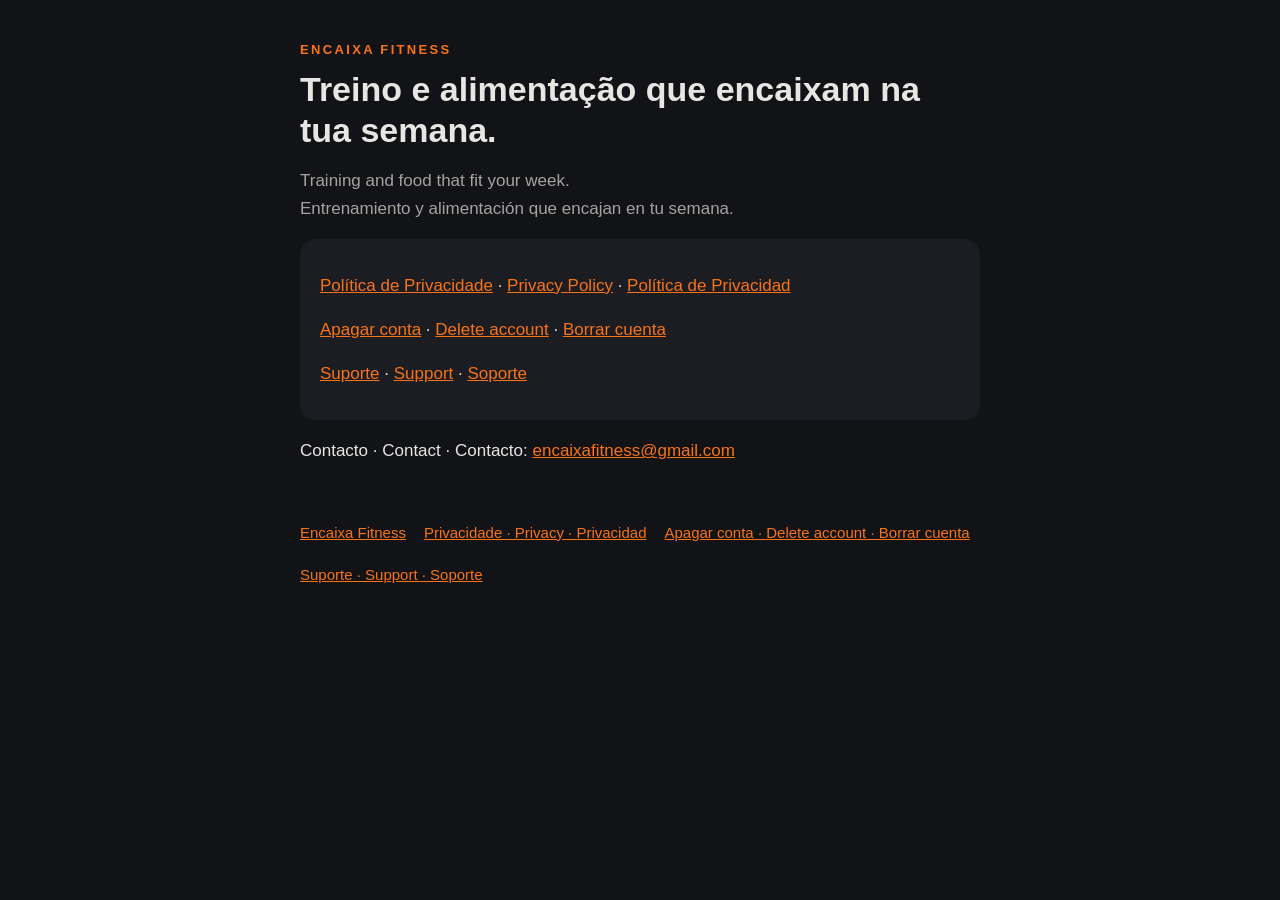
<file: index.html>
<!DOCTYPE html>
<html lang="pt">
<head>
<meta charset="utf-8">
<meta name="viewport" content="width=device-width, initial-scale=1">
<title>Encaixa Fitness — Encaixa Fitness</title>
<link rel="stylesheet" href="style.css">
</head>
<body>
<main>
<div class="eyebrow">Encaixa Fitness</div>
<h1>Treino e alimentação que encaixam na tua semana.</h1>
<p class="muted">Training and food that fit your week.<br>Entrenamiento y alimentación que encajan en tu semana.</p>
<div class="card">
<p><a href="privacy.html">Política de Privacidade</a> · <a href="privacy.html#en">Privacy Policy</a> · <a href="privacy.html#es">Política de Privacidad</a></p>
<p><a href="delete-account.html">Apagar conta</a> · <a href="delete-account.html#en">Delete account</a> · <a href="delete-account.html#es">Borrar cuenta</a></p>
<p><a href="support.html">Suporte</a> · <a href="support.html#en">Support</a> · <a href="support.html#es">Soporte</a></p>
</div>
<p>Contacto · Contact · Contacto: <a href="mailto:encaixafitness@gmail.com">encaixafitness@gmail.com</a></p>
<nav class="foot"><a href="index.html">Encaixa Fitness</a><a href="privacy.html">Privacidade · Privacy · Privacidad</a><a href="delete-account.html">Apagar conta · Delete account · Borrar cuenta</a><a href="support.html">Suporte · Support · Soporte</a></nav>
</main>
</body>
</html>
</file>
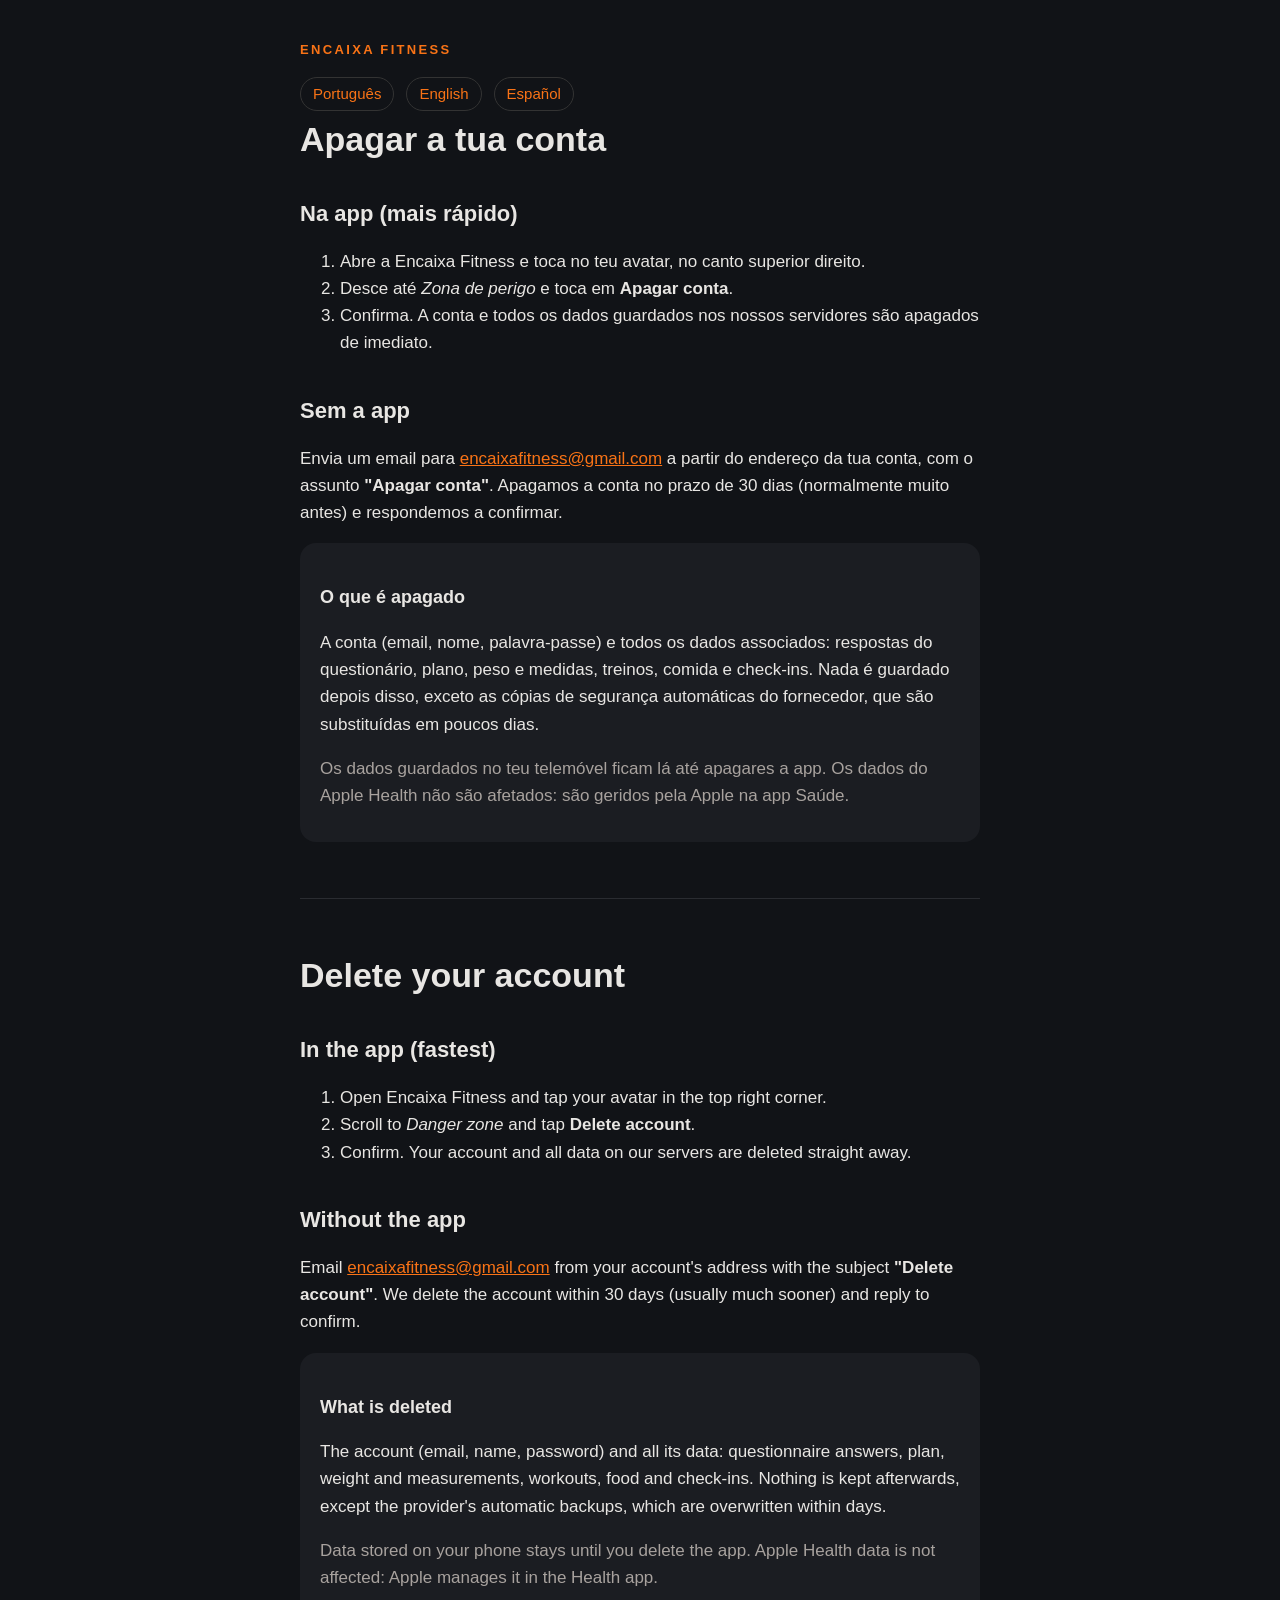
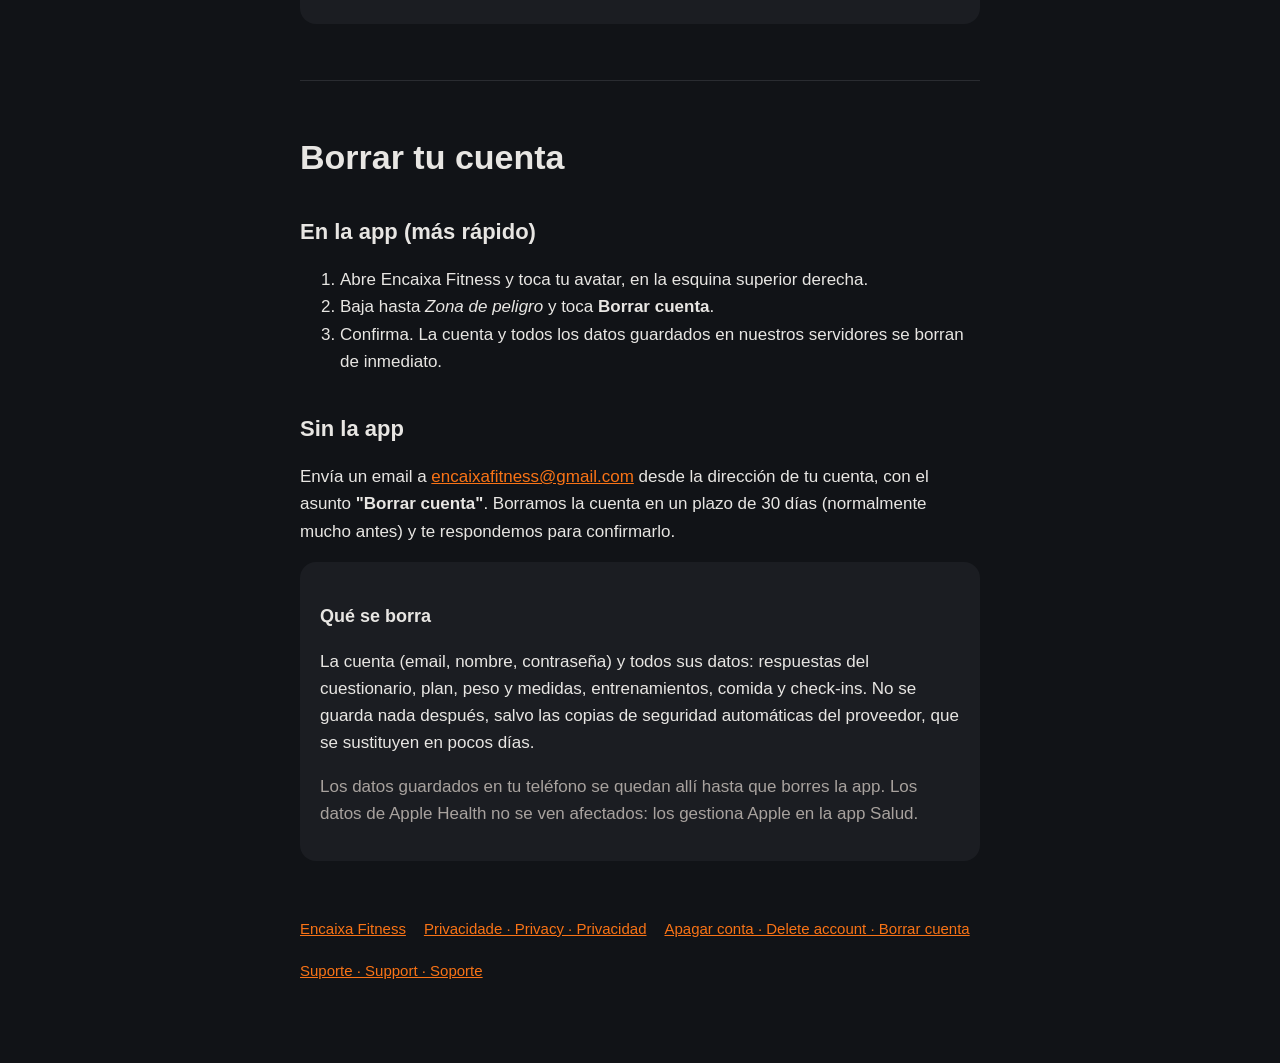
<file: delete-account.html>
<!DOCTYPE html>
<html lang="pt">
<head>
<meta charset="utf-8">
<meta name="viewport" content="width=device-width, initial-scale=1">
<title>Apagar conta · Delete account — Encaixa Fitness</title>
<link rel="stylesheet" href="style.css">
</head>
<body>
<main>
<div class="eyebrow">Encaixa Fitness</div>
<div class="lang"><a href="#pt">Português</a><a href="#en">English</a><a href="#es">Español</a></div>
<section id="pt" lang="pt">
<h1>Apagar a tua conta</h1>
<h2>Na app (mais rápido)</h2>
<ol>
<li>Abre a Encaixa Fitness e toca no teu avatar, no canto superior direito.</li>
<li>Desce até <em>Zona de perigo</em> e toca em <strong>Apagar conta</strong>.</li>
<li>Confirma. A conta e todos os dados guardados nos nossos servidores são apagados de imediato.</li>
</ol>
<h2>Sem a app</h2>
<p>Envia um email para <a href="mailto:encaixafitness@gmail.com">encaixafitness@gmail.com</a> a partir do endereço da tua conta, com o assunto <strong>"Apagar conta"</strong>. Apagamos a conta no prazo de 30 dias (normalmente muito antes) e respondemos a confirmar.</p>
<div class="card">
<h3>O que é apagado</h3>
<p>A conta (email, nome, palavra-passe) e todos os dados associados: respostas do questionário, plano, peso e medidas, treinos, comida e check-ins. Nada é guardado depois disso, exceto as cópias de segurança automáticas do fornecedor, que são substituídas em poucos dias.</p>
<p class="muted">Os dados guardados no teu telemóvel ficam lá até apagares a app. Os dados do Apple Health não são afetados: são geridos pela Apple na app Saúde.</p>
</div>
</section>
<hr>
<section id="en" lang="en">
<h1>Delete your account</h1>
<h2>In the app (fastest)</h2>
<ol>
<li>Open Encaixa Fitness and tap your avatar in the top right corner.</li>
<li>Scroll to <em>Danger zone</em> and tap <strong>Delete account</strong>.</li>
<li>Confirm. Your account and all data on our servers are deleted straight away.</li>
</ol>
<h2>Without the app</h2>
<p>Email <a href="mailto:encaixafitness@gmail.com">encaixafitness@gmail.com</a> from your account's address with the subject <strong>"Delete account"</strong>. We delete the account within 30 days (usually much sooner) and reply to confirm.</p>
<div class="card">
<h3>What is deleted</h3>
<p>The account (email, name, password) and all its data: questionnaire answers, plan, weight and measurements, workouts, food and check-ins. Nothing is kept afterwards, except the provider's automatic backups, which are overwritten within days.</p>
<p class="muted">Data stored on your phone stays until you delete the app. Apple Health data is not affected: Apple manages it in the Health app.</p>
</div>
</section>

<hr>
<section id="es" lang="es">
<h1>Borrar tu cuenta</h1>
<h2>En la app (más rápido)</h2>
<ol>
<li>Abre Encaixa Fitness y toca tu avatar, en la esquina superior derecha.</li>
<li>Baja hasta <em>Zona de peligro</em> y toca <strong>Borrar cuenta</strong>.</li>
<li>Confirma. La cuenta y todos los datos guardados en nuestros servidores se borran de inmediato.</li>
</ol>
<h2>Sin la app</h2>
<p>Envía un email a <a href="mailto:encaixafitness@gmail.com">encaixafitness@gmail.com</a> desde la dirección de tu cuenta, con el asunto <strong>"Borrar cuenta"</strong>. Borramos la cuenta en un plazo de 30 días (normalmente mucho antes) y te respondemos para confirmarlo.</p>
<div class="card">
<h3>Qué se borra</h3>
<p>La cuenta (email, nombre, contraseña) y todos sus datos: respuestas del cuestionario, plan, peso y medidas, entrenamientos, comida y check-ins. No se guarda nada después, salvo las copias de seguridad automáticas del proveedor, que se sustituyen en pocos días.</p>
<p class="muted">Los datos guardados en tu teléfono se quedan allí hasta que borres la app. Los datos de Apple Health no se ven afectados: los gestiona Apple en la app Salud.</p>
</div>
</section>

<nav class="foot"><a href="index.html">Encaixa Fitness</a><a href="privacy.html">Privacidade · Privacy · Privacidad</a><a href="delete-account.html">Apagar conta · Delete account · Borrar cuenta</a><a href="support.html">Suporte · Support · Soporte</a></nav>
</main>
</body>
</html>
</file>
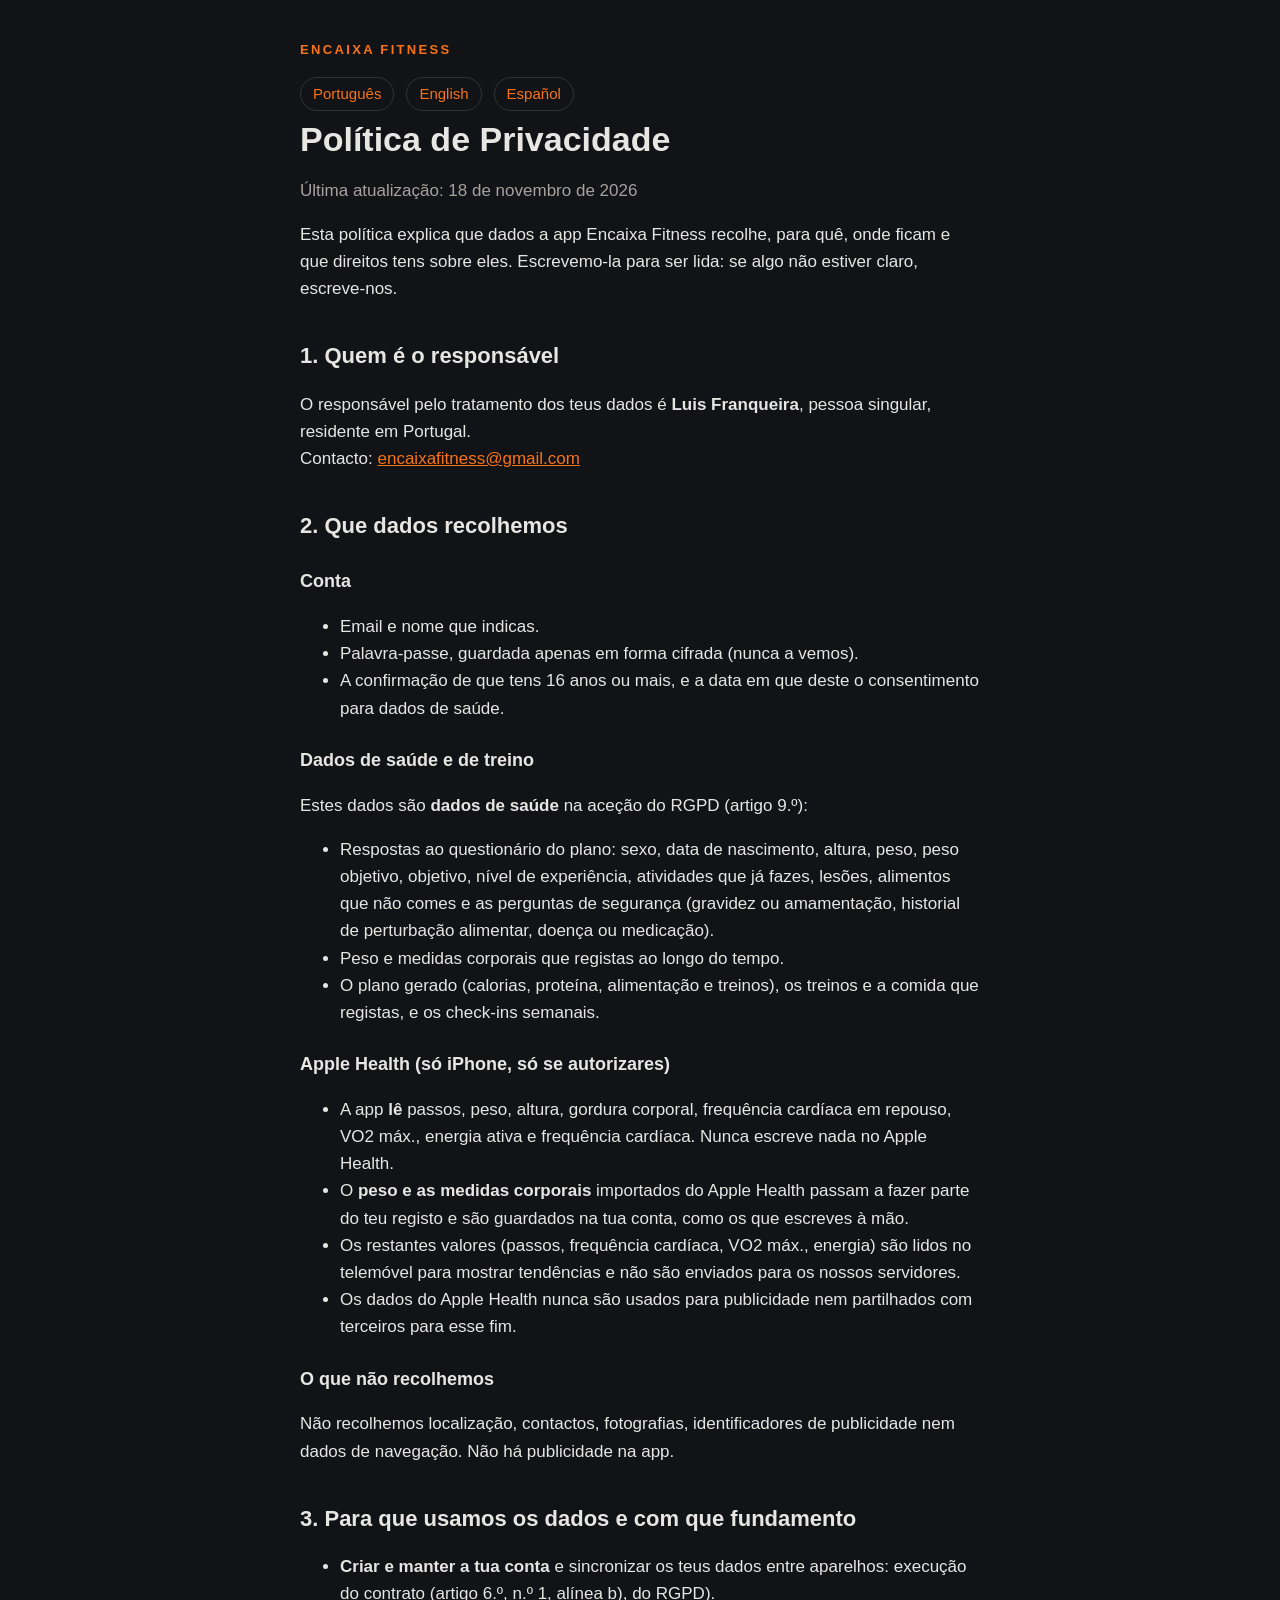
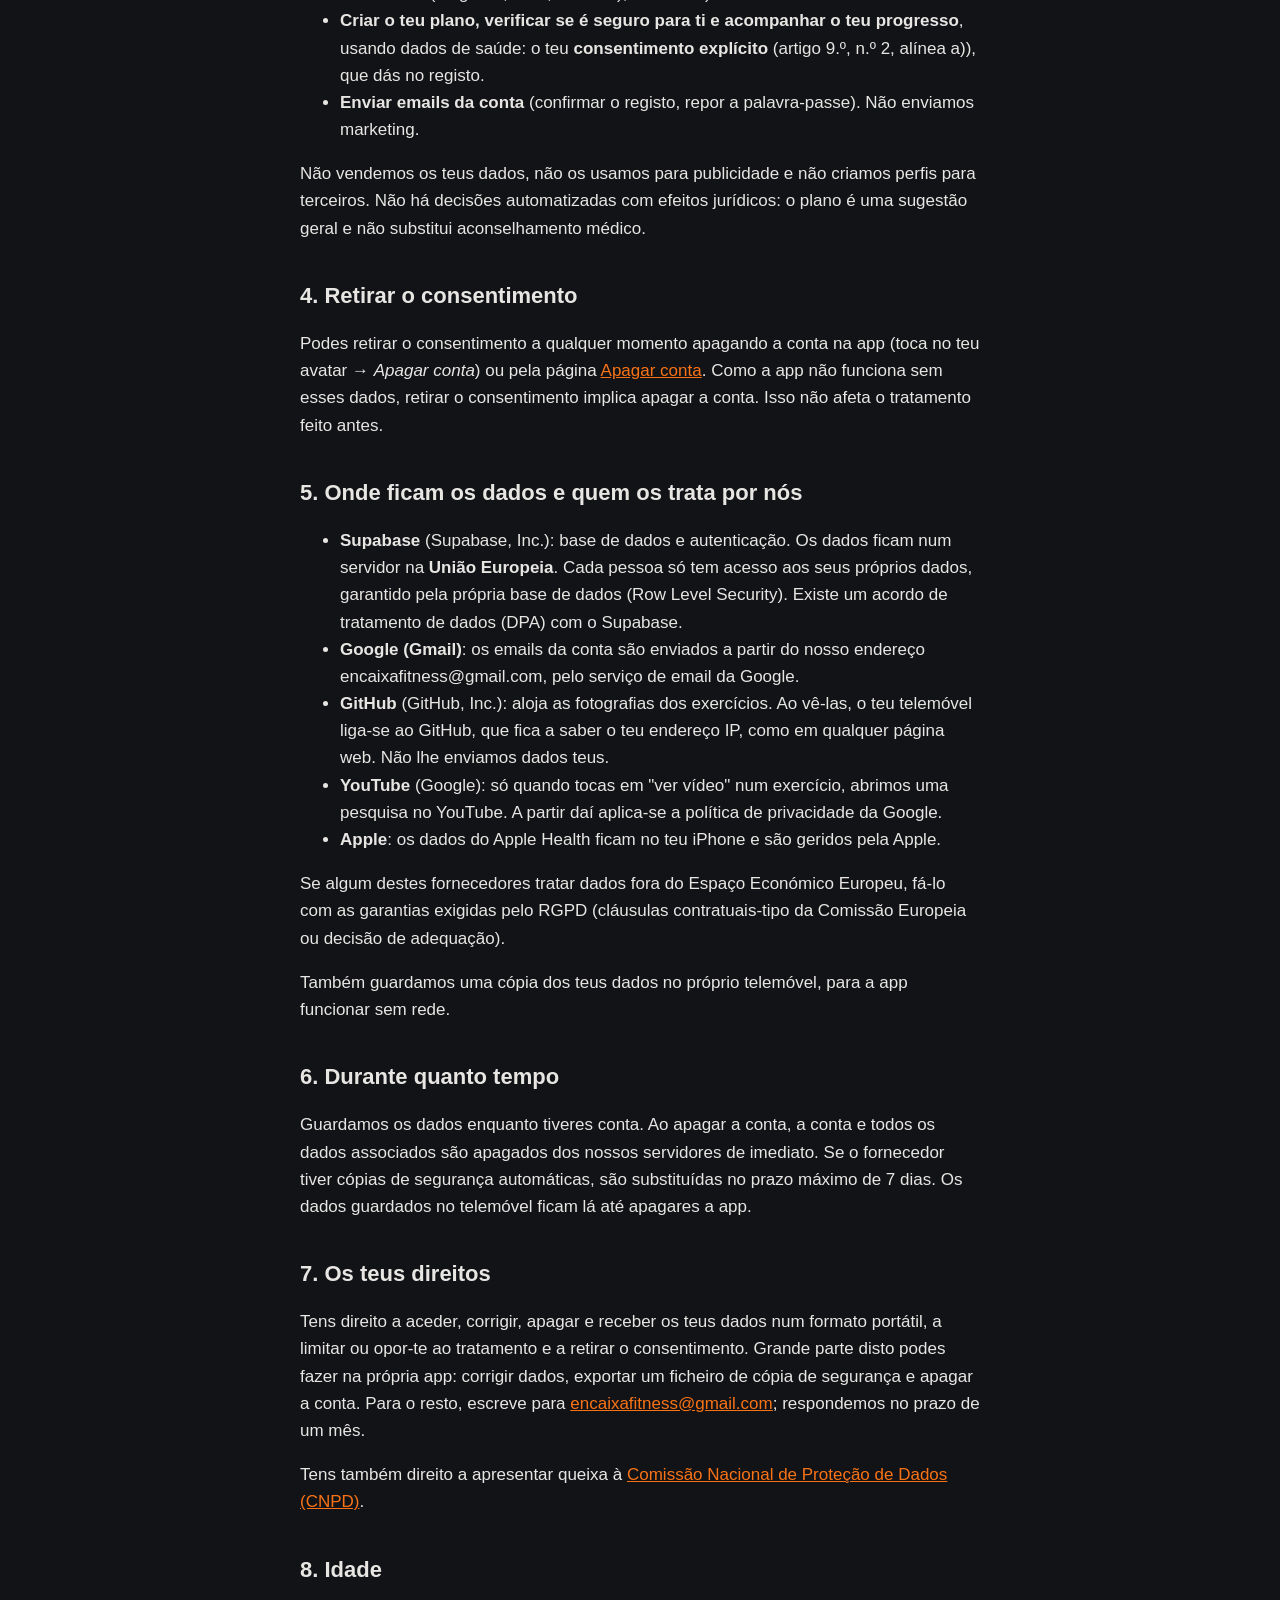
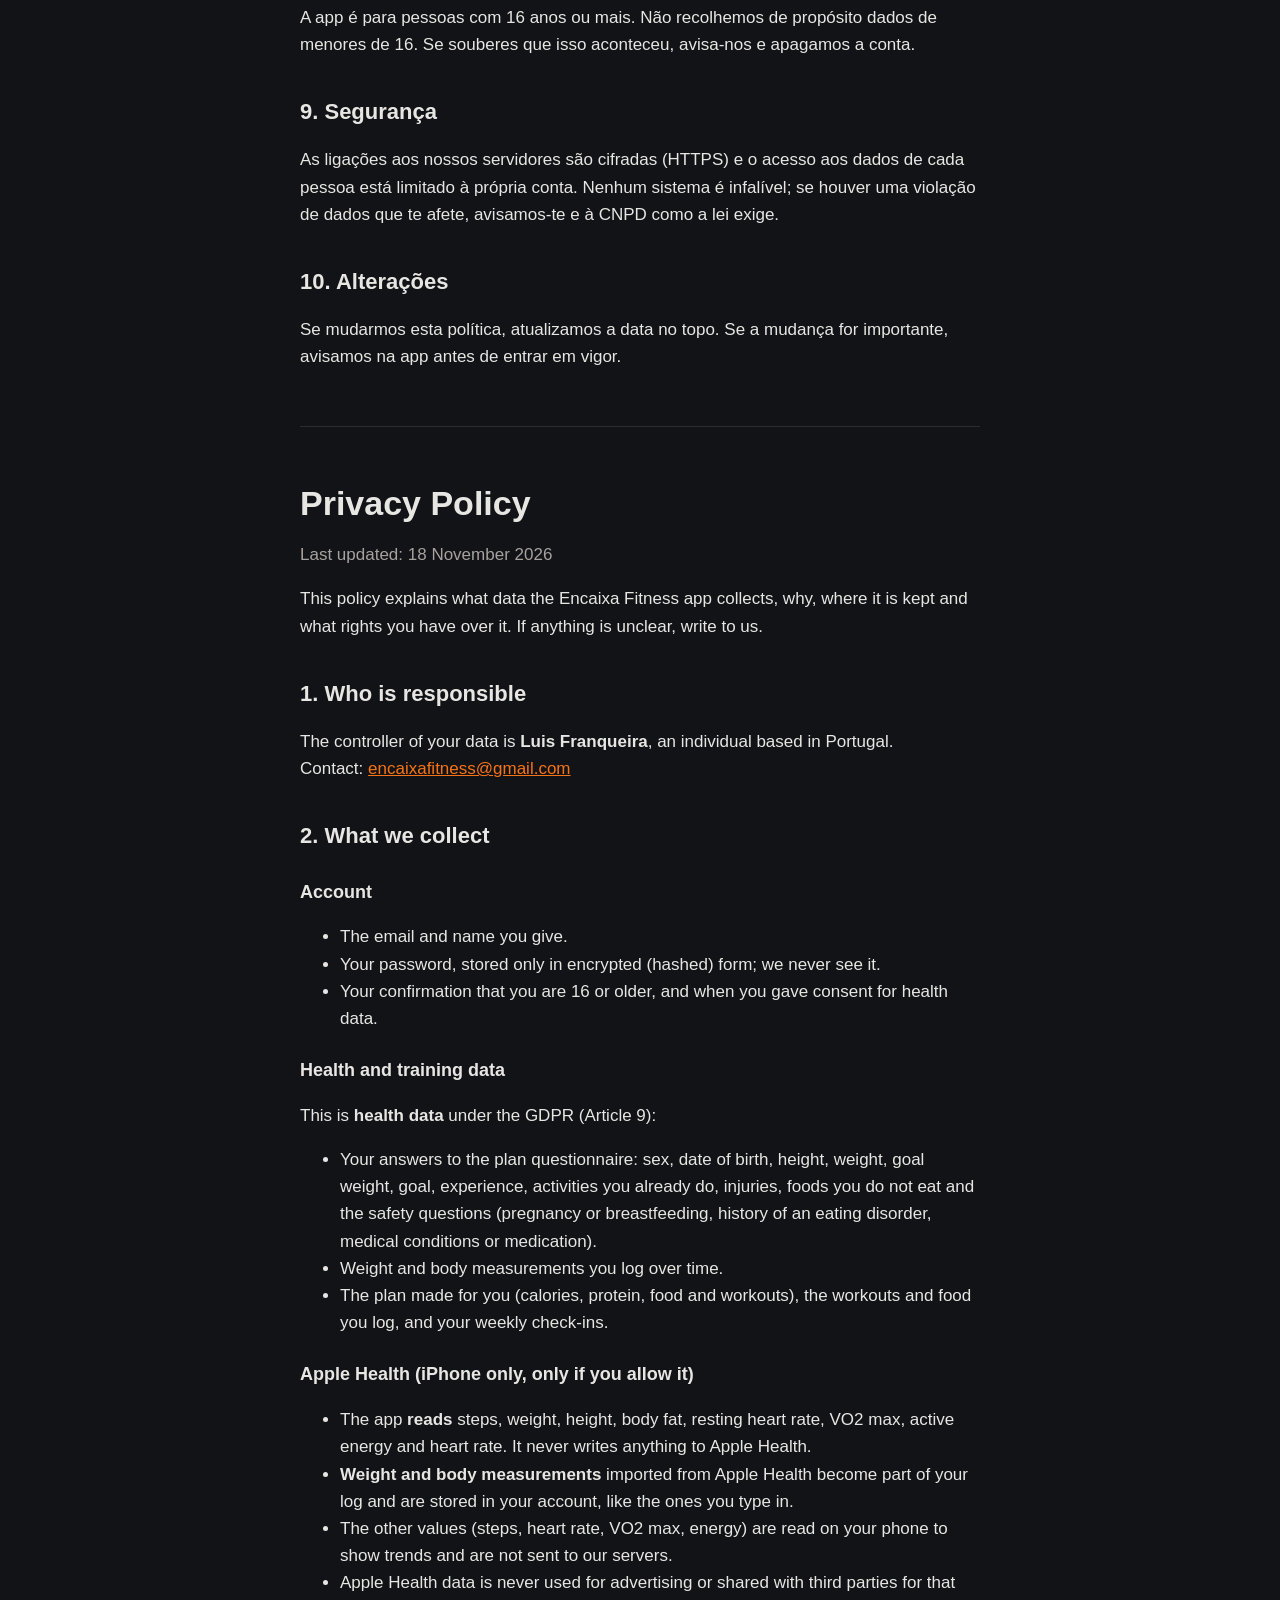
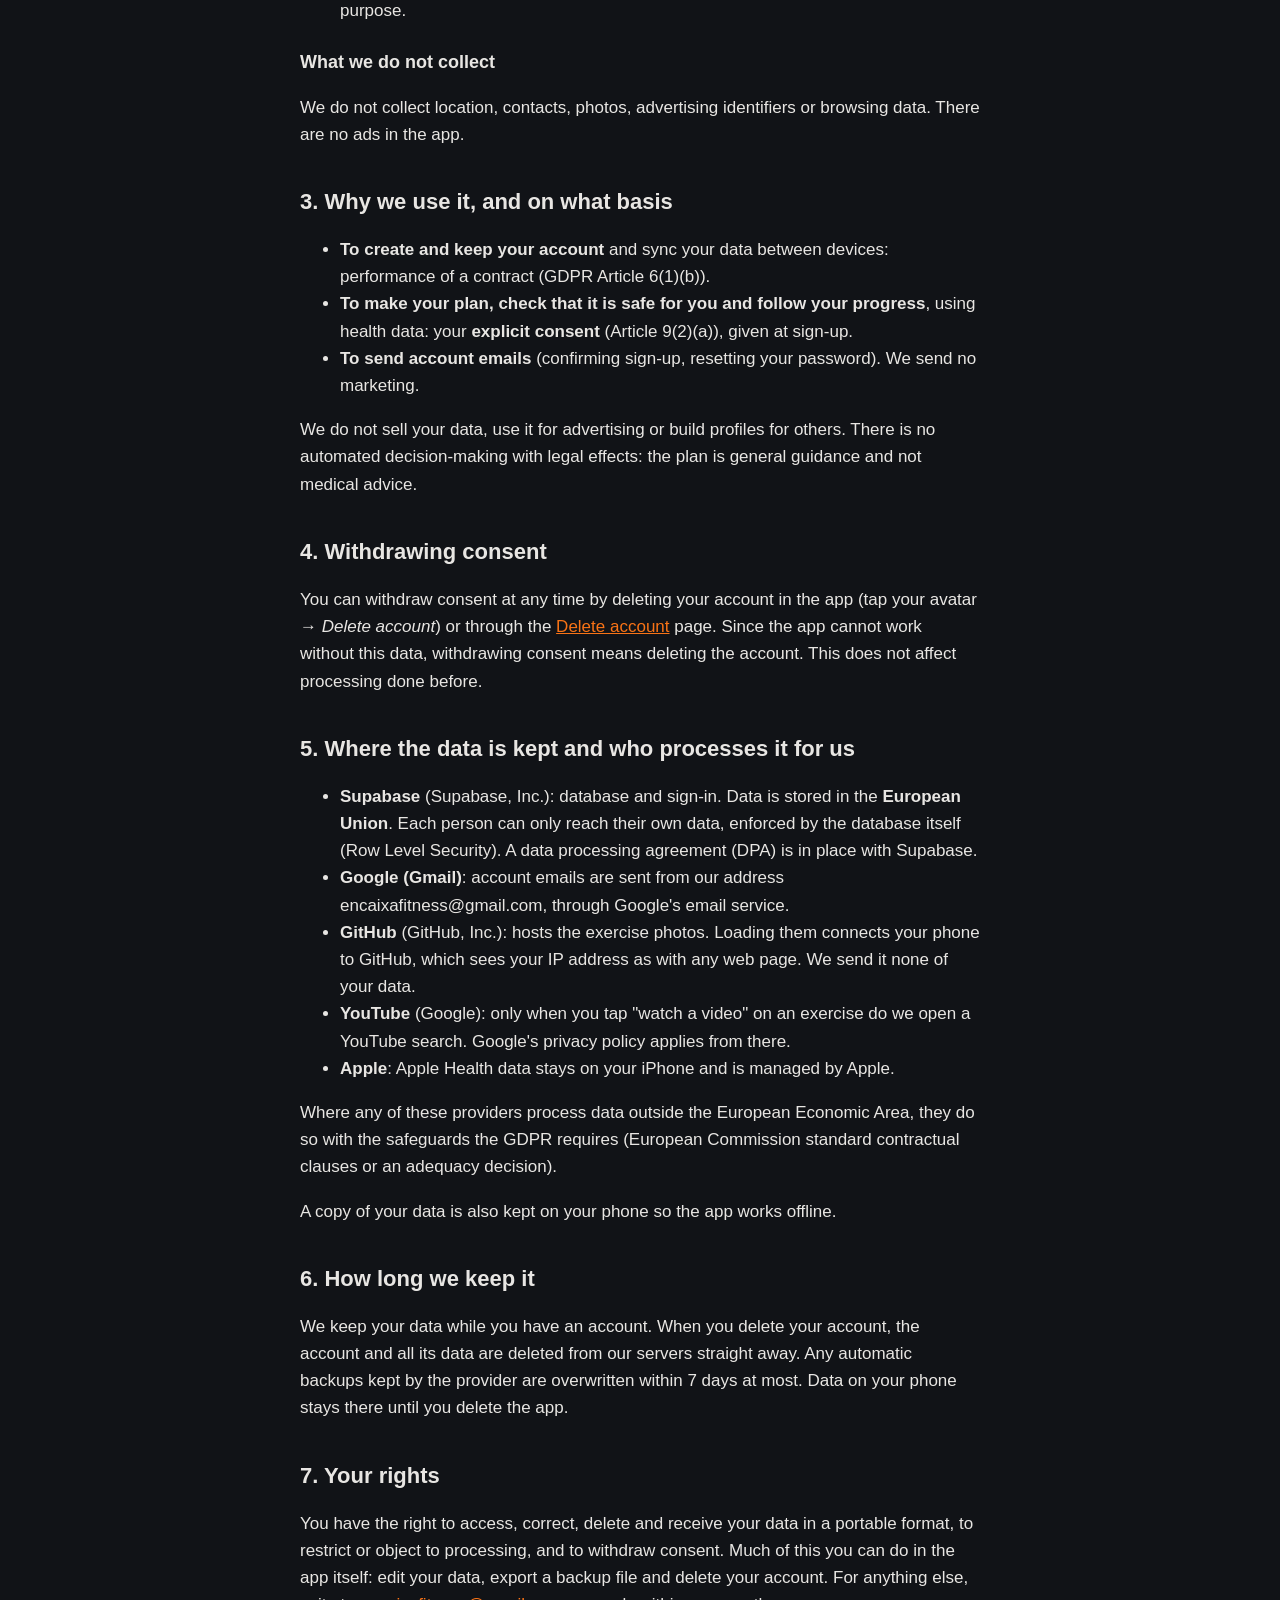
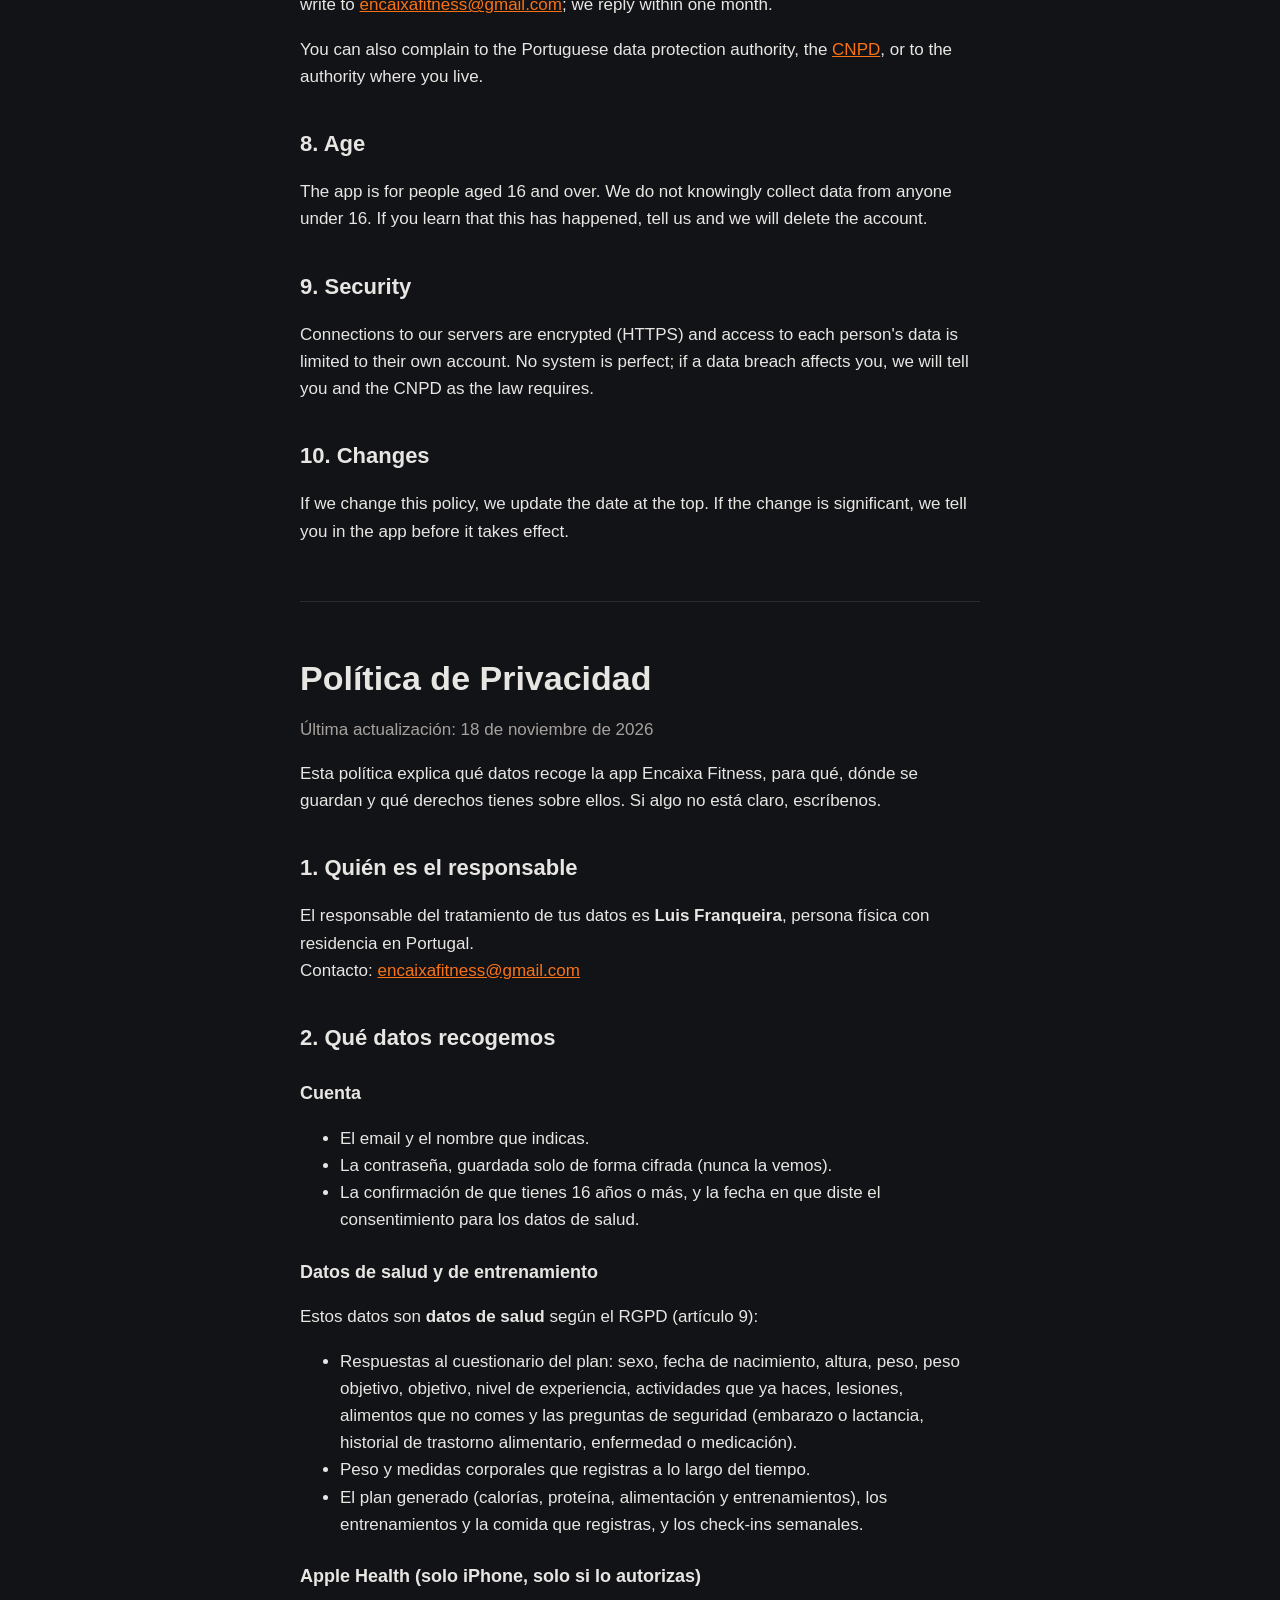
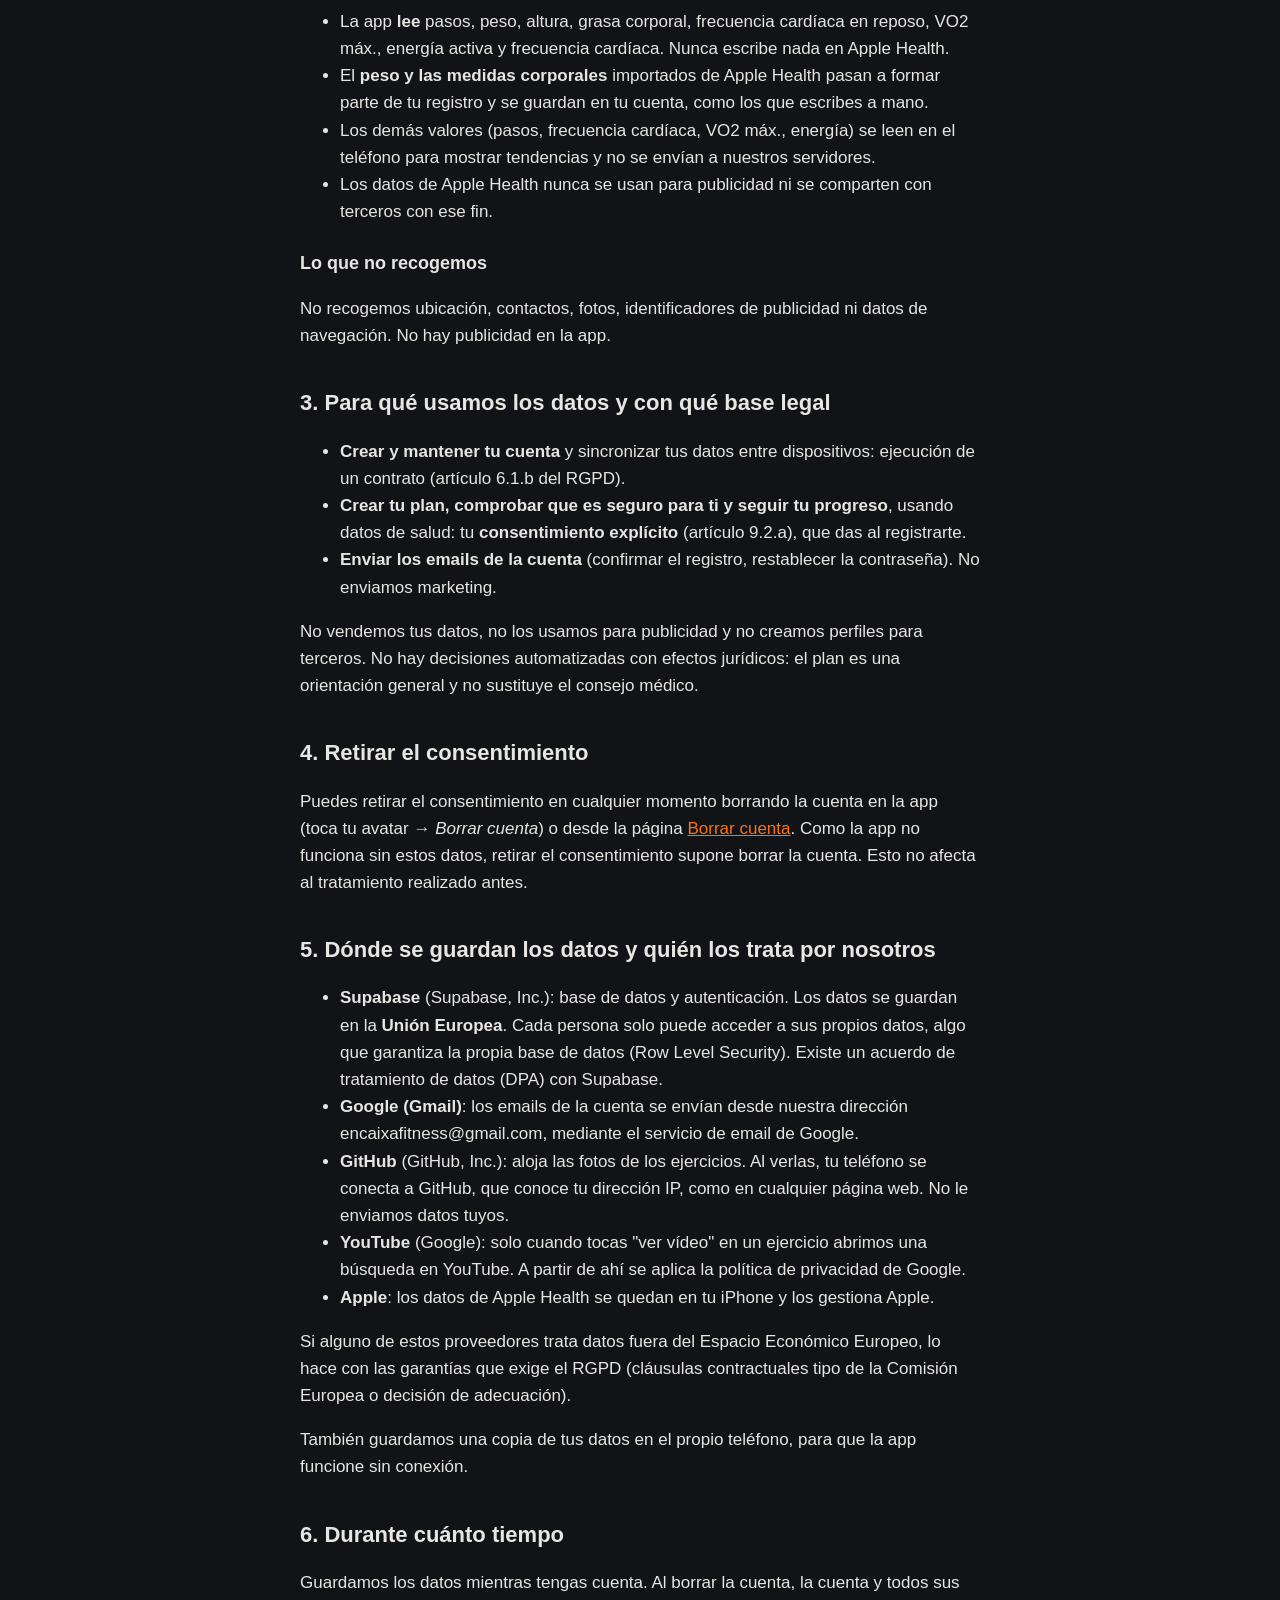
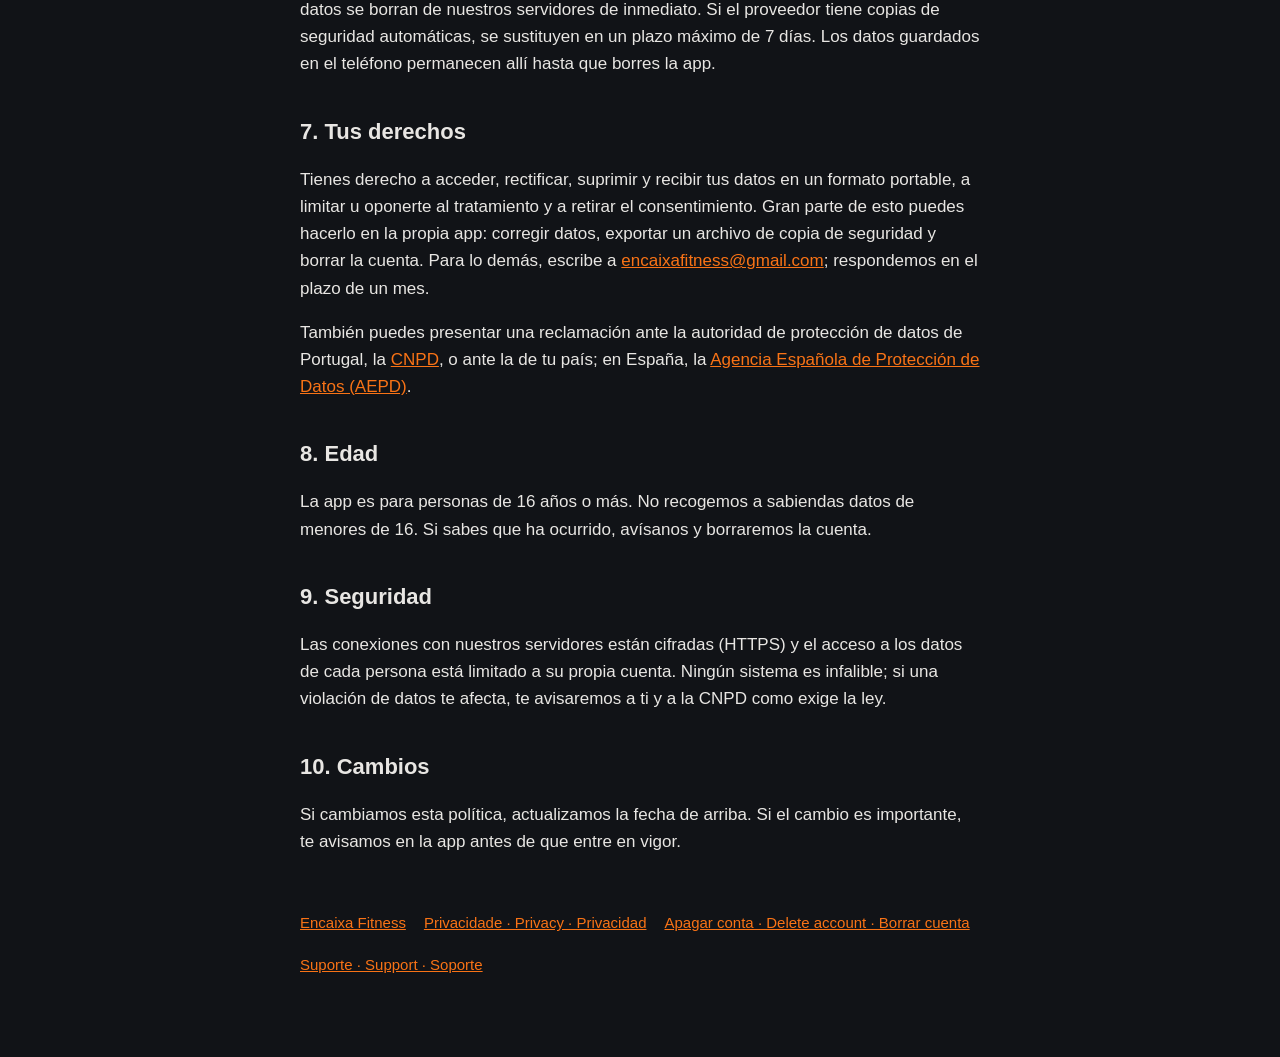
<file: privacy.html>
<!DOCTYPE html>
<html lang="pt">
<head>
<meta charset="utf-8">
<meta name="viewport" content="width=device-width, initial-scale=1">
<title>Política de Privacidade · Privacy Policy — Encaixa Fitness</title>
<link rel="stylesheet" href="style.css">
</head>
<body>
<main>
<div class="eyebrow">Encaixa Fitness</div>
<div class="lang"><a href="#pt">Português</a><a href="#en">English</a><a href="#es">Español</a></div>

<!-- ============================== PORTUGUÊS ============================== -->
<section id="pt" lang="pt">
<h1>Política de Privacidade</h1>
<p class="muted">Última atualização: 18 de novembro de 2026</p>

<p>Esta política explica que dados a app Encaixa Fitness recolhe, para quê, onde ficam e que direitos tens sobre eles. Escrevemo-la para ser lida: se algo não estiver claro, escreve-nos.</p>

<h2>1. Quem é o responsável</h2>
<p>O responsável pelo tratamento dos teus dados é <strong>Luis Franqueira</strong>, pessoa singular, residente em Portugal.<br>
Contacto: <a href="mailto:encaixafitness@gmail.com">encaixafitness@gmail.com</a></p>

<h2>2. Que dados recolhemos</h2>
<h3>Conta</h3>
<ul>
<li>Email e nome que indicas.</li>
<li>Palavra-passe, guardada apenas em forma cifrada (nunca a vemos).</li>
<li>A confirmação de que tens 16 anos ou mais, e a data em que deste o consentimento para dados de saúde.</li>
</ul>
<h3>Dados de saúde e de treino</h3>
<p>Estes dados são <strong>dados de saúde</strong> na aceção do RGPD (artigo 9.º):</p>
<ul>
<li>Respostas ao questionário do plano: sexo, data de nascimento, altura, peso, peso objetivo, objetivo, nível de experiência, atividades que já fazes, lesões, alimentos que não comes e as perguntas de segurança (gravidez ou amamentação, historial de perturbação alimentar, doença ou medicação).</li>
<li>Peso e medidas corporais que registas ao longo do tempo.</li>
<li>O plano gerado (calorias, proteína, alimentação e treinos), os treinos e a comida que registas, e os check-ins semanais.</li>
</ul>
<h3>Apple Health (só iPhone, só se autorizares)</h3>
<ul>
<li>A app <strong>lê</strong> passos, peso, altura, gordura corporal, frequência cardíaca em repouso, VO2 máx., energia ativa e frequência cardíaca. Nunca escreve nada no Apple Health.</li>
<li>O <strong>peso e as medidas corporais</strong> importados do Apple Health passam a fazer parte do teu registo e são guardados na tua conta, como os que escreves à mão.</li>
<li>Os restantes valores (passos, frequência cardíaca, VO2 máx., energia) são lidos no telemóvel para mostrar tendências e não são enviados para os nossos servidores.</li>
<li>Os dados do Apple Health nunca são usados para publicidade nem partilhados com terceiros para esse fim.</li>
</ul>
<h3>O que não recolhemos</h3>
<p>Não recolhemos localização, contactos, fotografias, identificadores de publicidade nem dados de navegação. Não há publicidade na app.</p>

<h2>3. Para que usamos os dados e com que fundamento</h2>
<ul>
<li><strong>Criar e manter a tua conta</strong> e sincronizar os teus dados entre aparelhos: execução do contrato (artigo 6.º, n.º 1, alínea b), do RGPD).</li>
<li><strong>Criar o teu plano, verificar se é seguro para ti e acompanhar o teu progresso</strong>, usando dados de saúde: o teu <strong>consentimento explícito</strong> (artigo 9.º, n.º 2, alínea a)), que dás no registo.</li>
<li><strong>Enviar emails da conta</strong> (confirmar o registo, repor a palavra-passe). Não enviamos marketing.</li>
</ul>
<p>Não vendemos os teus dados, não os usamos para publicidade e não criamos perfis para terceiros. Não há decisões automatizadas com efeitos jurídicos: o plano é uma sugestão geral e não substitui aconselhamento médico.</p>

<h2>4. Retirar o consentimento</h2>
<p>Podes retirar o consentimento a qualquer momento apagando a conta na app (toca no teu avatar → <em>Apagar conta</em>) ou pela página <a href="delete-account.html">Apagar conta</a>. Como a app não funciona sem esses dados, retirar o consentimento implica apagar a conta. Isso não afeta o tratamento feito antes.</p>

<h2>5. Onde ficam os dados e quem os trata por nós</h2>
<ul>
<li><strong>Supabase</strong> (Supabase, Inc.): base de dados e autenticação. Os dados ficam num servidor na <strong>União Europeia</strong>. Cada pessoa só tem acesso aos seus próprios dados, garantido pela própria base de dados (Row Level Security). Existe um acordo de tratamento de dados (DPA) com o Supabase.</li>
<li><strong>Google (Gmail)</strong>: os emails da conta são enviados a partir do nosso endereço encaixafitness@gmail.com, pelo serviço de email da Google.</li>
<li><strong>GitHub</strong> (GitHub, Inc.): aloja as fotografias dos exercícios. Ao vê-las, o teu telemóvel liga-se ao GitHub, que fica a saber o teu endereço IP, como em qualquer página web. Não lhe enviamos dados teus.</li>
<li><strong>YouTube</strong> (Google): só quando tocas em "ver vídeo" num exercício, abrimos uma pesquisa no YouTube. A partir daí aplica-se a política de privacidade da Google.</li>
<li><strong>Apple</strong>: os dados do Apple Health ficam no teu iPhone e são geridos pela Apple.</li>
</ul>
<p>Se algum destes fornecedores tratar dados fora do Espaço Económico Europeu, fá-lo com as garantias exigidas pelo RGPD (cláusulas contratuais-tipo da Comissão Europeia ou decisão de adequação).</p>
<p>Também guardamos uma cópia dos teus dados no próprio telemóvel, para a app funcionar sem rede.</p>

<h2>6. Durante quanto tempo</h2>
<p>Guardamos os dados enquanto tiveres conta. Ao apagar a conta, a conta e todos os dados associados são apagados dos nossos servidores de imediato. Se o fornecedor tiver cópias de segurança automáticas, são substituídas no prazo máximo de 7 dias. Os dados guardados no telemóvel ficam lá até apagares a app.</p>

<h2>7. Os teus direitos</h2>
<p>Tens direito a aceder, corrigir, apagar e receber os teus dados num formato portátil, a limitar ou opor-te ao tratamento e a retirar o consentimento. Grande parte disto podes fazer na própria app: corrigir dados, exportar um ficheiro de cópia de segurança e apagar a conta. Para o resto, escreve para <a href="mailto:encaixafitness@gmail.com">encaixafitness@gmail.com</a>; respondemos no prazo de um mês.</p>
<p>Tens também direito a apresentar queixa à <a href="https://www.cnpd.pt">Comissão Nacional de Proteção de Dados (CNPD)</a>.</p>

<h2>8. Idade</h2>
<p>A app é para pessoas com 16 anos ou mais. Não recolhemos de propósito dados de menores de 16. Se souberes que isso aconteceu, avisa-nos e apagamos a conta.</p>

<h2>9. Segurança</h2>
<p>As ligações aos nossos servidores são cifradas (HTTPS) e o acesso aos dados de cada pessoa está limitado à própria conta. Nenhum sistema é infalível; se houver uma violação de dados que te afete, avisamos-te e à CNPD como a lei exige.</p>

<h2>10. Alterações</h2>
<p>Se mudarmos esta política, atualizamos a data no topo. Se a mudança for importante, avisamos na app antes de entrar em vigor.</p>
</section>

<hr>

<!-- ============================== ENGLISH ============================== -->
<section id="en" lang="en">
<h1>Privacy Policy</h1>
<p class="muted">Last updated: 18 November 2026</p>

<p>This policy explains what data the Encaixa Fitness app collects, why, where it is kept and what rights you have over it. If anything is unclear, write to us.</p>

<h2>1. Who is responsible</h2>
<p>The controller of your data is <strong>Luis Franqueira</strong>, an individual based in Portugal.<br>
Contact: <a href="mailto:encaixafitness@gmail.com">encaixafitness@gmail.com</a></p>

<h2>2. What we collect</h2>
<h3>Account</h3>
<ul>
<li>The email and name you give.</li>
<li>Your password, stored only in encrypted (hashed) form; we never see it.</li>
<li>Your confirmation that you are 16 or older, and when you gave consent for health data.</li>
</ul>
<h3>Health and training data</h3>
<p>This is <strong>health data</strong> under the GDPR (Article 9):</p>
<ul>
<li>Your answers to the plan questionnaire: sex, date of birth, height, weight, goal weight, goal, experience, activities you already do, injuries, foods you do not eat and the safety questions (pregnancy or breastfeeding, history of an eating disorder, medical conditions or medication).</li>
<li>Weight and body measurements you log over time.</li>
<li>The plan made for you (calories, protein, food and workouts), the workouts and food you log, and your weekly check-ins.</li>
</ul>
<h3>Apple Health (iPhone only, only if you allow it)</h3>
<ul>
<li>The app <strong>reads</strong> steps, weight, height, body fat, resting heart rate, VO2 max, active energy and heart rate. It never writes anything to Apple Health.</li>
<li><strong>Weight and body measurements</strong> imported from Apple Health become part of your log and are stored in your account, like the ones you type in.</li>
<li>The other values (steps, heart rate, VO2 max, energy) are read on your phone to show trends and are not sent to our servers.</li>
<li>Apple Health data is never used for advertising or shared with third parties for that purpose.</li>
</ul>
<h3>What we do not collect</h3>
<p>We do not collect location, contacts, photos, advertising identifiers or browsing data. There are no ads in the app.</p>

<h2>3. Why we use it, and on what basis</h2>
<ul>
<li><strong>To create and keep your account</strong> and sync your data between devices: performance of a contract (GDPR Article 6(1)(b)).</li>
<li><strong>To make your plan, check that it is safe for you and follow your progress</strong>, using health data: your <strong>explicit consent</strong> (Article 9(2)(a)), given at sign-up.</li>
<li><strong>To send account emails</strong> (confirming sign-up, resetting your password). We send no marketing.</li>
</ul>
<p>We do not sell your data, use it for advertising or build profiles for others. There is no automated decision-making with legal effects: the plan is general guidance and not medical advice.</p>

<h2>4. Withdrawing consent</h2>
<p>You can withdraw consent at any time by deleting your account in the app (tap your avatar → <em>Delete account</em>) or through the <a href="delete-account.html#en">Delete account</a> page. Since the app cannot work without this data, withdrawing consent means deleting the account. This does not affect processing done before.</p>

<h2>5. Where the data is kept and who processes it for us</h2>
<ul>
<li><strong>Supabase</strong> (Supabase, Inc.): database and sign-in. Data is stored in the <strong>European Union</strong>. Each person can only reach their own data, enforced by the database itself (Row Level Security). A data processing agreement (DPA) is in place with Supabase.</li>
<li><strong>Google (Gmail)</strong>: account emails are sent from our address encaixafitness@gmail.com, through Google's email service.</li>
<li><strong>GitHub</strong> (GitHub, Inc.): hosts the exercise photos. Loading them connects your phone to GitHub, which sees your IP address as with any web page. We send it none of your data.</li>
<li><strong>YouTube</strong> (Google): only when you tap "watch a video" on an exercise do we open a YouTube search. Google's privacy policy applies from there.</li>
<li><strong>Apple</strong>: Apple Health data stays on your iPhone and is managed by Apple.</li>
</ul>
<p>Where any of these providers process data outside the European Economic Area, they do so with the safeguards the GDPR requires (European Commission standard contractual clauses or an adequacy decision).</p>
<p>A copy of your data is also kept on your phone so the app works offline.</p>

<h2>6. How long we keep it</h2>
<p>We keep your data while you have an account. When you delete your account, the account and all its data are deleted from our servers straight away. Any automatic backups kept by the provider are overwritten within 7 days at most. Data on your phone stays there until you delete the app.</p>

<h2>7. Your rights</h2>
<p>You have the right to access, correct, delete and receive your data in a portable format, to restrict or object to processing, and to withdraw consent. Much of this you can do in the app itself: edit your data, export a backup file and delete your account. For anything else, write to <a href="mailto:encaixafitness@gmail.com">encaixafitness@gmail.com</a>; we reply within one month.</p>
<p>You can also complain to the Portuguese data protection authority, the <a href="https://www.cnpd.pt">CNPD</a>, or to the authority where you live.</p>

<h2>8. Age</h2>
<p>The app is for people aged 16 and over. We do not knowingly collect data from anyone under 16. If you learn that this has happened, tell us and we will delete the account.</p>

<h2>9. Security</h2>
<p>Connections to our servers are encrypted (HTTPS) and access to each person's data is limited to their own account. No system is perfect; if a data breach affects you, we will tell you and the CNPD as the law requires.</p>

<h2>10. Changes</h2>
<p>If we change this policy, we update the date at the top. If the change is significant, we tell you in the app before it takes effect.</p>
</section>

<hr>

<!-- ============================== ESPAÑOL ============================== -->
<section id="es" lang="es">
<h1>Política de Privacidad</h1>
<p class="muted">Última actualización: 18 de noviembre de 2026</p>

<p>Esta política explica qué datos recoge la app Encaixa Fitness, para qué, dónde se guardan y qué derechos tienes sobre ellos. Si algo no está claro, escríbenos.</p>

<h2>1. Quién es el responsable</h2>
<p>El responsable del tratamiento de tus datos es <strong>Luis Franqueira</strong>, persona física con residencia en Portugal.<br>
Contacto: <a href="mailto:encaixafitness@gmail.com">encaixafitness@gmail.com</a></p>

<h2>2. Qué datos recogemos</h2>
<h3>Cuenta</h3>
<ul>
<li>El email y el nombre que indicas.</li>
<li>La contraseña, guardada solo de forma cifrada (nunca la vemos).</li>
<li>La confirmación de que tienes 16 años o más, y la fecha en que diste el consentimiento para los datos de salud.</li>
</ul>
<h3>Datos de salud y de entrenamiento</h3>
<p>Estos datos son <strong>datos de salud</strong> según el RGPD (artículo 9):</p>
<ul>
<li>Respuestas al cuestionario del plan: sexo, fecha de nacimiento, altura, peso, peso objetivo, objetivo, nivel de experiencia, actividades que ya haces, lesiones, alimentos que no comes y las preguntas de seguridad (embarazo o lactancia, historial de trastorno alimentario, enfermedad o medicación).</li>
<li>Peso y medidas corporales que registras a lo largo del tiempo.</li>
<li>El plan generado (calorías, proteína, alimentación y entrenamientos), los entrenamientos y la comida que registras, y los check-ins semanales.</li>
</ul>
<h3>Apple Health (solo iPhone, solo si lo autorizas)</h3>
<ul>
<li>La app <strong>lee</strong> pasos, peso, altura, grasa corporal, frecuencia cardíaca en reposo, VO2 máx., energía activa y frecuencia cardíaca. Nunca escribe nada en Apple Health.</li>
<li>El <strong>peso y las medidas corporales</strong> importados de Apple Health pasan a formar parte de tu registro y se guardan en tu cuenta, como los que escribes a mano.</li>
<li>Los demás valores (pasos, frecuencia cardíaca, VO2 máx., energía) se leen en el teléfono para mostrar tendencias y no se envían a nuestros servidores.</li>
<li>Los datos de Apple Health nunca se usan para publicidad ni se comparten con terceros con ese fin.</li>
</ul>
<h3>Lo que no recogemos</h3>
<p>No recogemos ubicación, contactos, fotos, identificadores de publicidad ni datos de navegación. No hay publicidad en la app.</p>

<h2>3. Para qué usamos los datos y con qué base legal</h2>
<ul>
<li><strong>Crear y mantener tu cuenta</strong> y sincronizar tus datos entre dispositivos: ejecución de un contrato (artículo 6.1.b del RGPD).</li>
<li><strong>Crear tu plan, comprobar que es seguro para ti y seguir tu progreso</strong>, usando datos de salud: tu <strong>consentimiento explícito</strong> (artículo 9.2.a), que das al registrarte.</li>
<li><strong>Enviar los emails de la cuenta</strong> (confirmar el registro, restablecer la contraseña). No enviamos marketing.</li>
</ul>
<p>No vendemos tus datos, no los usamos para publicidad y no creamos perfiles para terceros. No hay decisiones automatizadas con efectos jurídicos: el plan es una orientación general y no sustituye el consejo médico.</p>

<h2>4. Retirar el consentimiento</h2>
<p>Puedes retirar el consentimiento en cualquier momento borrando la cuenta en la app (toca tu avatar → <em>Borrar cuenta</em>) o desde la página <a href="delete-account.html#es">Borrar cuenta</a>. Como la app no funciona sin estos datos, retirar el consentimiento supone borrar la cuenta. Esto no afecta al tratamiento realizado antes.</p>

<h2>5. Dónde se guardan los datos y quién los trata por nosotros</h2>
<ul>
<li><strong>Supabase</strong> (Supabase, Inc.): base de datos y autenticación. Los datos se guardan en la <strong>Unión Europea</strong>. Cada persona solo puede acceder a sus propios datos, algo que garantiza la propia base de datos (Row Level Security). Existe un acuerdo de tratamiento de datos (DPA) con Supabase.</li>
<li><strong>Google (Gmail)</strong>: los emails de la cuenta se envían desde nuestra dirección encaixafitness@gmail.com, mediante el servicio de email de Google.</li>
<li><strong>GitHub</strong> (GitHub, Inc.): aloja las fotos de los ejercicios. Al verlas, tu teléfono se conecta a GitHub, que conoce tu dirección IP, como en cualquier página web. No le enviamos datos tuyos.</li>
<li><strong>YouTube</strong> (Google): solo cuando tocas "ver vídeo" en un ejercicio abrimos una búsqueda en YouTube. A partir de ahí se aplica la política de privacidad de Google.</li>
<li><strong>Apple</strong>: los datos de Apple Health se quedan en tu iPhone y los gestiona Apple.</li>
</ul>
<p>Si alguno de estos proveedores trata datos fuera del Espacio Económico Europeo, lo hace con las garantías que exige el RGPD (cláusulas contractuales tipo de la Comisión Europea o decisión de adecuación).</p>
<p>También guardamos una copia de tus datos en el propio teléfono, para que la app funcione sin conexión.</p>

<h2>6. Durante cuánto tiempo</h2>
<p>Guardamos los datos mientras tengas cuenta. Al borrar la cuenta, la cuenta y todos sus datos se borran de nuestros servidores de inmediato. Si el proveedor tiene copias de seguridad automáticas, se sustituyen en un plazo máximo de 7 días. Los datos guardados en el teléfono permanecen allí hasta que borres la app.</p>

<h2>7. Tus derechos</h2>
<p>Tienes derecho a acceder, rectificar, suprimir y recibir tus datos en un formato portable, a limitar u oponerte al tratamiento y a retirar el consentimiento. Gran parte de esto puedes hacerlo en la propia app: corregir datos, exportar un archivo de copia de seguridad y borrar la cuenta. Para lo demás, escribe a <a href="mailto:encaixafitness@gmail.com">encaixafitness@gmail.com</a>; respondemos en el plazo de un mes.</p>
<p>También puedes presentar una reclamación ante la autoridad de protección de datos de Portugal, la <a href="https://www.cnpd.pt">CNPD</a>, o ante la de tu país; en España, la <a href="https://www.aepd.es">Agencia Española de Protección de Datos (AEPD)</a>.</p>

<h2>8. Edad</h2>
<p>La app es para personas de 16 años o más. No recogemos a sabiendas datos de menores de 16. Si sabes que ha ocurrido, avísanos y borraremos la cuenta.</p>

<h2>9. Seguridad</h2>
<p>Las conexiones con nuestros servidores están cifradas (HTTPS) y el acceso a los datos de cada persona está limitado a su propia cuenta. Ningún sistema es infalible; si una violación de datos te afecta, te avisaremos a ti y a la CNPD como exige la ley.</p>

<h2>10. Cambios</h2>
<p>Si cambiamos esta política, actualizamos la fecha de arriba. Si el cambio es importante, te avisamos en la app antes de que entre en vigor.</p>
</section>

<nav class="foot"><a href="index.html">Encaixa Fitness</a><a href="privacy.html">Privacidade · Privacy · Privacidad</a><a href="delete-account.html">Apagar conta · Delete account · Borrar cuenta</a><a href="support.html">Suporte · Support · Soporte</a></nav>
</main>
</body>
</html>
</file>
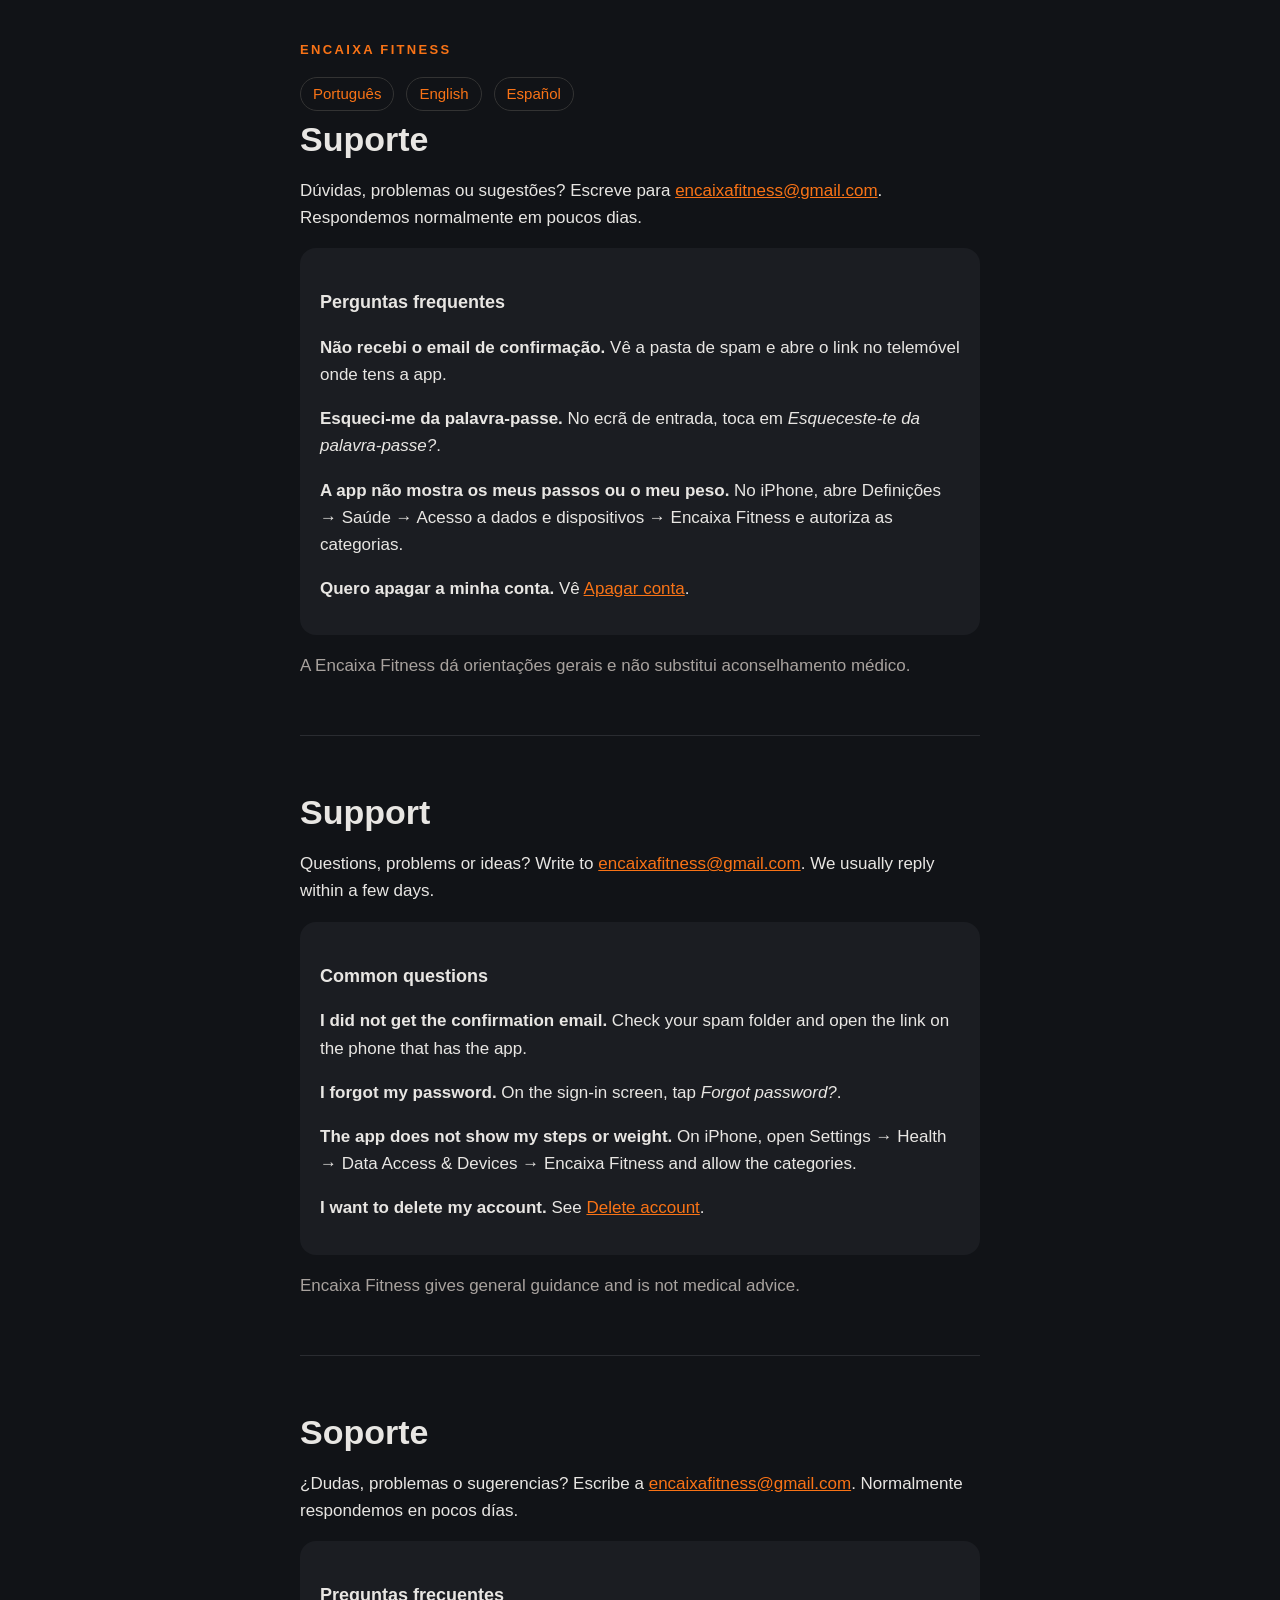
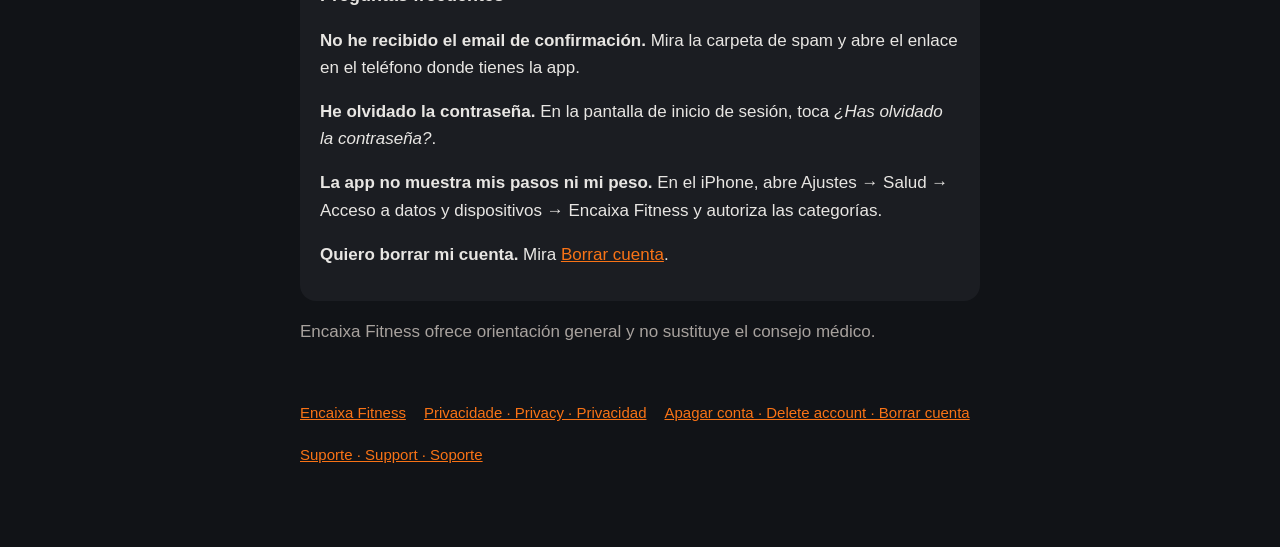
<file: support.html>
<!DOCTYPE html>
<html lang="pt">
<head>
<meta charset="utf-8">
<meta name="viewport" content="width=device-width, initial-scale=1">
<title>Suporte · Support — Encaixa Fitness</title>
<link rel="stylesheet" href="style.css">
</head>
<body>
<main>
<div class="eyebrow">Encaixa Fitness</div>
<div class="lang"><a href="#pt">Português</a><a href="#en">English</a><a href="#es">Español</a></div>
<section id="pt" lang="pt">
<h1>Suporte</h1>
<p>Dúvidas, problemas ou sugestões? Escreve para <a href="mailto:encaixafitness@gmail.com">encaixafitness@gmail.com</a>. Respondemos normalmente em poucos dias.</p>
<div class="card">
<h3>Perguntas frequentes</h3>
<p><strong>Não recebi o email de confirmação.</strong> Vê a pasta de spam e abre o link no telemóvel onde tens a app.</p>
<p><strong>Esqueci-me da palavra-passe.</strong> No ecrã de entrada, toca em <em>Esqueceste-te da palavra-passe?</em>.</p>
<p><strong>A app não mostra os meus passos ou o meu peso.</strong> No iPhone, abre Definições → Saúde → Acesso a dados e dispositivos → Encaixa Fitness e autoriza as categorias.</p>
<p><strong>Quero apagar a minha conta.</strong> Vê <a href="delete-account.html">Apagar conta</a>.</p>
</div>
<p class="muted">A Encaixa Fitness dá orientações gerais e não substitui aconselhamento médico.</p>
</section>
<hr>
<section id="en" lang="en">
<h1>Support</h1>
<p>Questions, problems or ideas? Write to <a href="mailto:encaixafitness@gmail.com">encaixafitness@gmail.com</a>. We usually reply within a few days.</p>
<div class="card">
<h3>Common questions</h3>
<p><strong>I did not get the confirmation email.</strong> Check your spam folder and open the link on the phone that has the app.</p>
<p><strong>I forgot my password.</strong> On the sign-in screen, tap <em>Forgot password?</em>.</p>
<p><strong>The app does not show my steps or weight.</strong> On iPhone, open Settings → Health → Data Access &amp; Devices → Encaixa Fitness and allow the categories.</p>
<p><strong>I want to delete my account.</strong> See <a href="delete-account.html#en">Delete account</a>.</p>
</div>
<p class="muted">Encaixa Fitness gives general guidance and is not medical advice.</p>
</section>

<hr>
<section id="es" lang="es">
<h1>Soporte</h1>
<p>¿Dudas, problemas o sugerencias? Escribe a <a href="mailto:encaixafitness@gmail.com">encaixafitness@gmail.com</a>. Normalmente respondemos en pocos días.</p>
<div class="card">
<h3>Preguntas frecuentes</h3>
<p><strong>No he recibido el email de confirmación.</strong> Mira la carpeta de spam y abre el enlace en el teléfono donde tienes la app.</p>
<p><strong>He olvidado la contraseña.</strong> En la pantalla de inicio de sesión, toca <em>¿Has olvidado la contraseña?</em>.</p>
<p><strong>La app no muestra mis pasos ni mi peso.</strong> En el iPhone, abre Ajustes → Salud → Acceso a datos y dispositivos → Encaixa Fitness y autoriza las categorías.</p>
<p><strong>Quiero borrar mi cuenta.</strong> Mira <a href="delete-account.html#es">Borrar cuenta</a>.</p>
</div>
<p class="muted">Encaixa Fitness ofrece orientación general y no sustituye el consejo médico.</p>
</section>

<nav class="foot"><a href="index.html">Encaixa Fitness</a><a href="privacy.html">Privacidade · Privacy · Privacidad</a><a href="delete-account.html">Apagar conta · Delete account · Borrar cuenta</a><a href="support.html">Suporte · Support · Soporte</a></nav>
</main>
</body>
</html>
</file>
<file: style.css>
:root { color-scheme: dark; --bg: #111317; --card: #1b1d22; --text: #e8e6e3; --muted: #a8a29e; --accent: #f97316; }
* { box-sizing: border-box; }
body { margin: 0; background: var(--bg); color: var(--text); font: 17px/1.6 -apple-system, BlinkMacSystemFont, "Segoe UI", Roboto, sans-serif; }
main { max-width: 720px; margin: 0 auto; padding: 40px 20px 80px; }
.eyebrow { color: var(--accent); letter-spacing: .18em; font-size: 13px; font-weight: 700; text-transform: uppercase; }
h1 { font-size: 34px; line-height: 1.2; margin: 8px 0 4px; }
h2 { font-size: 22px; margin: 36px 0 8px; }
h3 { font-size: 18px; margin: 24px 0 6px; }
p, li { color: var(--text); }
.muted { color: var(--muted); }
a { color: var(--accent); }
.lang { display: flex; gap: 12px; margin: 16px 0 8px; }
.lang a { padding: 4px 12px; border: 1px solid #333; border-radius: 999px; text-decoration: none; font-size: 15px; }
.card { background: var(--card); border-radius: 16px; padding: 16px 20px; margin: 16px 0; }
.todo { background: #7c2d12; color: #fff; padding: 0 4px; border-radius: 4px; }
hr { border: 0; border-top: 1px solid #2a2c31; margin: 56px 0; }
nav.foot { margin-top: 56px; display: flex; gap: 18px; flex-wrap: wrap; font-size: 15px; }
</file>
